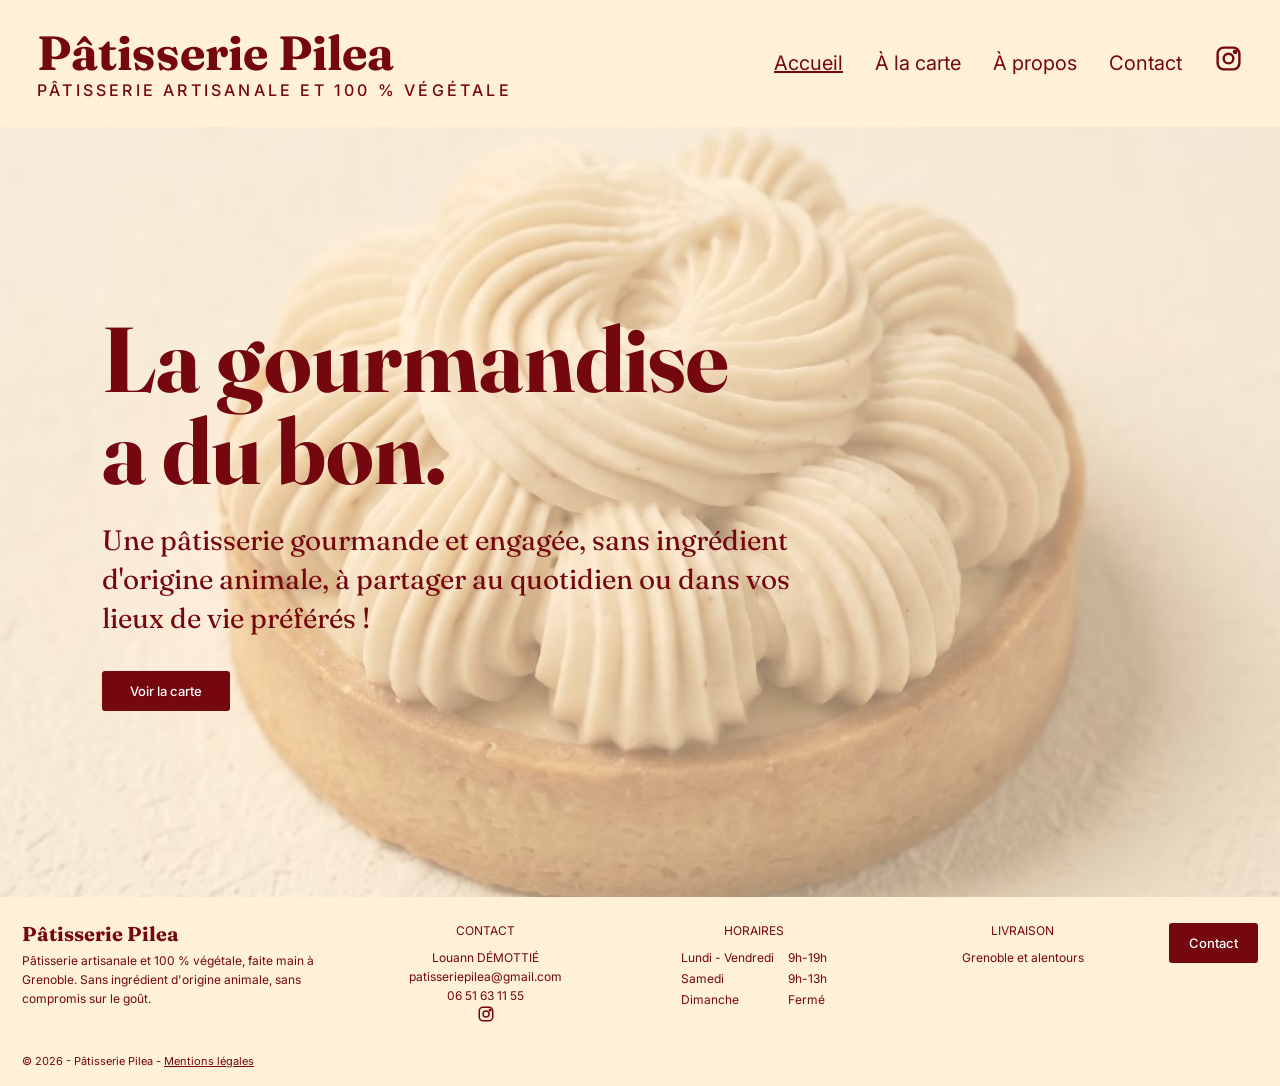
<file: docs/index.html>
<!DOCTYPE html>
<html lang="fr">
<head>
  <meta charset="utf-8">
  <meta name="viewport" content="width=device-width, initial-scale=1, viewport-fit=cover">
  <title>Pâtisserie Pilea - Accueil</title>
  <link rel="stylesheet" href="https://fonts.googleapis.com/css2?family=Fraunces:opsz,wght@9..144,400;9..144,600;9..144,700&family=Inter:wght@400;500;600&display=swap">
  <link rel="stylesheet" href="style.css">
</head>
<body data-default-page="accueil">
  <header>
    <a class="logo" href="index.html#accueil">Pâtisserie Pilea<span class="tag">Pâtisserie artisanale et 100 % végétale</span></a>
    <nav>
      <a href="index.html#accueil" data-p="accueil">Accueil</a>
      <a href="carte.html#carte" data-p="carte">À la carte</a>
      <a href="propos.html#apropos" data-p="apropos">À propos</a>
      <a href="contact.html#contact" data-p="contact">Contact</a>
      <a class="ig" href="https://www.instagram.com/patisserie_pilea/" aria-label="Instagram" target="_blank" rel="noopener">
        <svg viewBox="0 0 24 24" fill="none" stroke="currentColor" stroke-width="2">
          <rect x="3" y="3" width="18" height="18" rx="5"/>
          <circle cx="12" cy="12" r="4"/>
          <circle cx="17.5" cy="6.5" r="1" fill="currentColor"/>
        </svg>
      </a>
    </nav>
  </header>

  <main>
    <section class="page hero" id="accueil">
      <h1>La gourmandise<br>a du bon.</h1>
      <p>Une pâtisserie gourmande et engagée, sans ingrédient d'origine animale, à partager au quotidien ou dans vos lieux de vie préférés !</p>
      <a class="btn" href="carte.html#carte">Voir la carte</a>
    </section>

    <section class="page" id="carte">
      <div class="menu">
        <h1 class="title" style="padding-bottom:18px">À la carte</h1>
        <p class="intro">Les tarifs affichés sont destinés à la vente au détail. Pour les commandes en gros, les prix sont dégressifs.</p>
        <p class="intro">N'hésitez pas à nous contacter via le formulaire de contact pour toute demande ou devis.</p>
        <h2>Petits plaisirs</h2>
        <p class="sub">Généreux cookies, muffins moelleux ou encore cakes gourmands : des douceurs artisanales à emporter partout et à savourer à tout moment !</p>
        <div class="grid" id="g1"></div>
        <h2>Tartes de saison</h2>
        <p class="sub">Des tartes artisanales aux mille saveurs : la fraîcheur des fruits de saison, l'intensité du chocolat ou bien la douceur des amandes, il y en a pour tous les goûts. Des recettes gourmandes qui allient fraîcheur, modernité et gourmandise !</p>
        <div class="grid" id="g2"></div>
      </div>
    </section>

    <section class="page" id="apropos">
      <div class="band"><h1 class="title" style="padding:40px 16px">À propos</h1></div>
      <div class="split">
        <img data-k="piping" alt="Dressage d'une crème à la poche">
        <div class="txt" style="background:var(--bg)">
          <h2>L'univers de Pilea</h2>
          <p>Le Pilea est une plante qui grandit et se multiplie, symbole de mon envie de faire de Pâtisserie Pilea un <b>projet vivant</b>, appelé à grandir et <b>se partager</b>.</p>
          <p>Titulaire du CAP Pâtissier, j'ai exploré différents univers, de la boulangerie traditionnelle au coffee shop vegan, en passant par la restauration et la production à grande échelle. Ces expériences ont nourri une même envie : créer une pâtisserie qui ait du sens, <b>sans renoncer au plaisir</b>.</p>
          <p>Végétarienne pour des raisons éthiques et écologiques, j'ai découvert la pâtisserie végétale avec curiosité, mais aussi quelques appréhensions. Pourtant, j'ai vite réalisé qu'elle pouvait être tout aussi gourmande que la pâtisserie traditionnelle, et parfois même davantage ! <b>Se faire plaisir</b> tout en étant <b>en accord avec mes convictions</b>, c'est possible.</p>
        </div>
      </div>
      <div class="split band">
        <div class="txt">
          <h2 style="font-weight:400">La pâtisserie végétale :<br><b style="font-weight:700">un terrain de jeu infini</b></h2>
          <p>Avec un peu de curiosité et beaucoup de gourmandise, la pâtisserie végétale est illimitée et sans compromis.</p>
          <p>Pilea Pâtisserie, c'est <b>partager cette conviction avec vous</b>, une création après l'autre.</p>
        </div>
        <img data-k="cookie" alt="Cookies vegan">
      </div>
    </section>

    <section class="page" id="contact">
      <div class="split band">
        <form id="f">
          <label for="n">Nom *</label><input id="n" type="text" required>
          <label for="e">E-mail *</label><input id="e" type="email" required>
          <label for="t">Téléphone *</label><input id="t" type="tel" required>
          <label>Type de demande *</label>
          <div class="radios">
            <label><input type="radio" name="r" value="Particulier" required>Particulier</label>
            <label><input type="radio" name="r" value="Professionnel">Professionnel</label>
            <label><input type="radio" name="r" value="Événement">Événement</label>
          </div>
          <label for="m">Demande</label><textarea id="m" rows="5"></textarea>
          <button class="send" type="submit">Envoyer</button>
          <p id="msg" role="status" style="margin:10px 0 0"></p>
        </form>
        <img data-k="fraises" alt="Tarte aux fraises">
      </div>
    </section>

    <section class="page legal-wrap" id="mentions">
      <h1 class="title">Mentions légales &amp; Confidentialité</h1>
      <div class="legal">
        <h2>1. Éditeur du site</h2>
        <ul>
          <li>Dénomination commerciale : Pâtisserie Pilea</li>
          <li>Forme juridique : Entrepreneur Individuel / Micro-entreprise</li>
          <li>Nom &amp; Prénom du responsable : Louann Démottié</li>
          <li>Adresse du siège social / domicile professionnel : [Adresse complète, CP Ville] — Grenoble, France</li>
          <li>SIRET : [en cours]</li>
          <li>TVA : TVA non applicable, art. 293 B du Code Général des Impôts (CGI)</li>
          <li>Téléphone : 06 51 63 11 55</li>
          <li>Adresse email : <a href="mailto:patisseriepilea@gmail.com">patisseriepilea@gmail.com</a></li>
        </ul>
        <h2>2. Hébergement du site</h2>
        <ul>
          <li>Hébergeur : Wix Online Platforms Limited</li>
          <li>Adresse : 1 Grant's Row, Dublin 2, D02 HX96, Irlande</li>
          <li>Site Web : <a href="https://www.wix.com">https://www.wix.com</a></li>
        </ul>
        <h2>3. Protection des données personnelles (RGPD)</h2>
        <p>Conformément au Règlement Général sur la Protection des Données (RGPD) et à la loi « Informatique et Libertés » du 6 janvier 1978 modifiée :</p>
        <ul>
          <li>Responsable du traitement : Pâtisserie Pilea (<a href="mailto:patisseriepilea@gmail.com">patisseriepilea@gmail.com</a>).</li>
          <li>Données collectées : Les données personnelles collectées via le formulaire de contact (Nom, Prénom, Email, Téléphone) sont strictly réservées au traitement des demandes de prestations, à l'élaboration de devis/contrats et à la gestion du suivi client.</li>
          <li>Conservation des données : Les données sont conservées pendant la durée nécessaire à la relation commerciale, et au maximum 3 ans après le dernier contact pour les prospects, ou selon les obligations légales pour les documents comptables.</li>
          <li>Destinataires : Aucune donnée personnelle n'est vendue, cédée ou transmise à des tiers.</li>
          <li>Vos droits : Vous disposez d'un droit d'accès, de rectification, d'effacement, de limitation du traitement et d'opposition au traitement de vos données. Pour exercer ce droit, écrivez à : <a href="mailto:patisseriepilea@gmail.com">patisseriepilea@gmail.com</a>.</li>
          <li>Réclamation : Si vous estimez que vos droits ne sont pas respectés, vous pouvez adresser une réclamation auprès de la CNIL (Commission Nationale de l'Informatique et des Libertés) sur <a href="https://cnil.fr">cnil.fr</a>.</li>
        </ul>
      </div>
    </section>
  </main>

  <footer>
    <div>
      <a class="logo" href="index.html#accueil">Pâtisserie Pilea</a>
      <p>Pâtisserie artisanale et 100 % végétale, faite main à Grenoble. Sans ingrédient d'origine animale, sans compromis sur le goût.</p>
    </div>
    <div class="c">
      <h4>CONTACT</h4>
      Louann DÉMOTTIÉ<br>
      <a href="mailto:patisseriepilea@gmail.com" style="text-decoration:none">patisseriepilea@gmail.com</a><br>
      06 51 63 11 55<br>
      <a class="ig" href="https://www.instagram.com/patisserie_pilea/" aria-label="Instagram" target="_blank" rel="noopener">
        <svg viewBox="0 0 24 24" fill="none" stroke="currentColor" stroke-width="2">
          <rect x="3" y="3" width="18" height="18" rx="5"/>
          <circle cx="12" cy="12" r="4"/>
          <circle cx="17.5" cy="6.5" r="1" fill="currentColor"/>
        </svg>
      </a>
    </div>
    <div>
      <h4>HORAIRES</h4>
      <div class="hrs">
        <span>Lundi - Vendredi</span><span>9h-19h</span>
        <span>Samedi</span><span>9h-13h</span>
        <span>Dimanche</span><span>Fermé</span>
      </div>
    </div>
    <div class="c">
      <h4>LIVRAISON</h4>Grenoble et alentours
    </div>
    <a class="btn fbtn" href="contact.html#contact">Contact</a>
    <div class="copy">© 2026 - Pâtisserie Pilea - <a href="index.html#mentions">Mentions légales</a></div>
  </footer>

  <script src="script.js"></script>
</body>
</html>
</file>
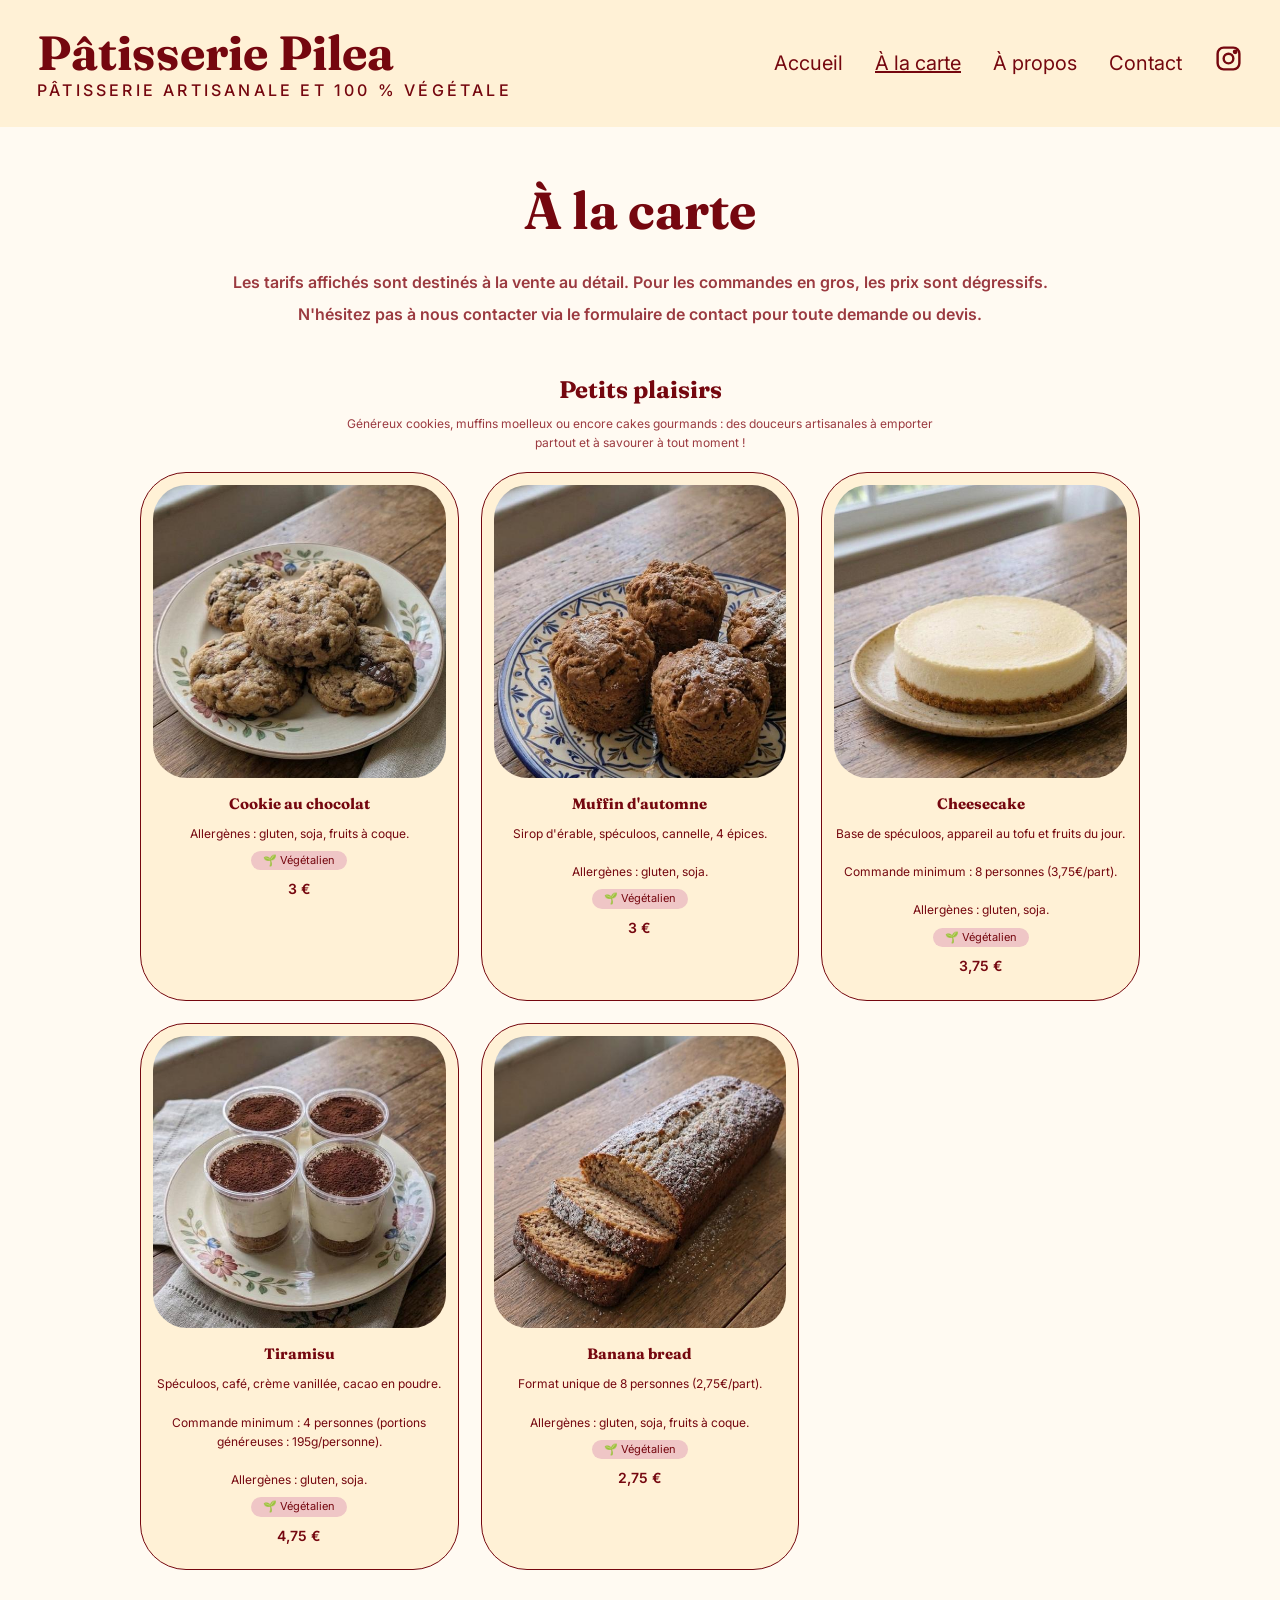
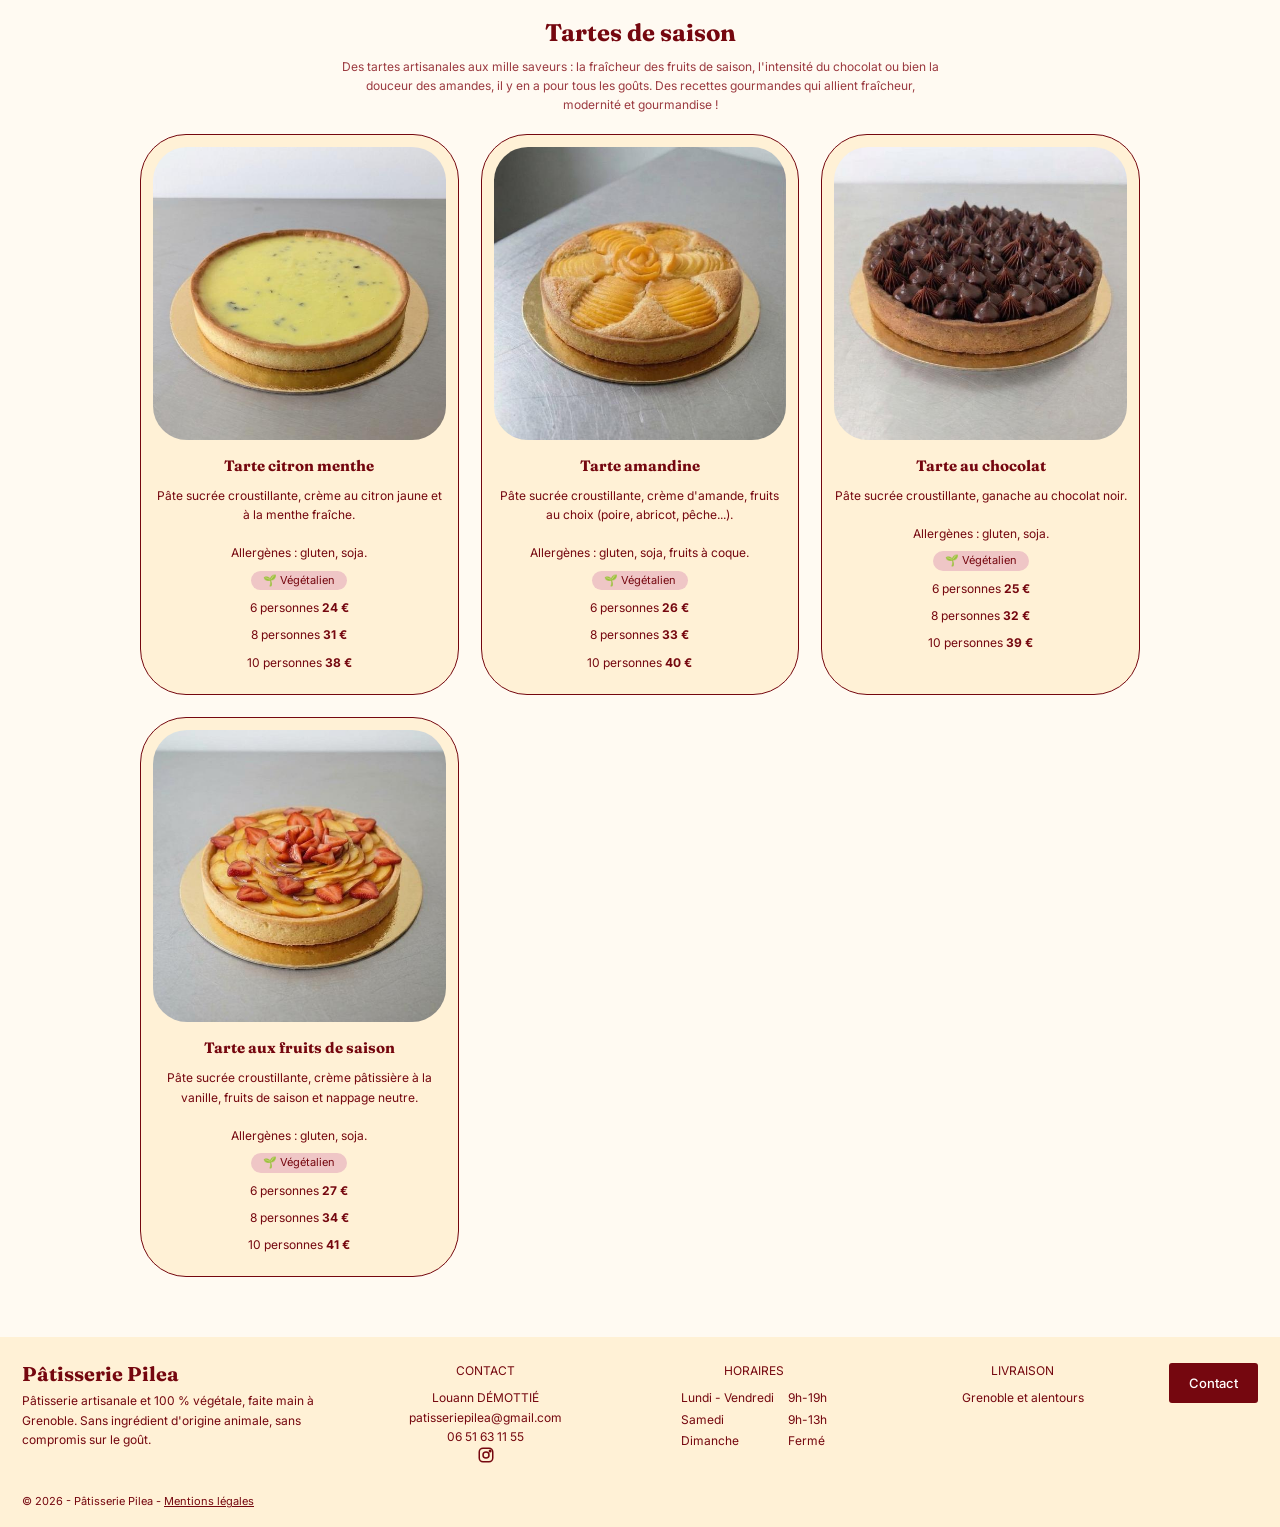
<file: docs/carte.html>
<!DOCTYPE html>
<html lang="fr">
<head>
  <meta charset="utf-8">
  <meta name="viewport" content="width=device-width, initial-scale=1, viewport-fit=cover">
  <title>Pâtisserie Pilea - À la carte</title>
  <link rel="stylesheet" href="https://fonts.googleapis.com/css2?family=Fraunces:opsz,wght@9..144,400;9..144,600;9..144,700&family=Inter:wght@400;500;600&display=swap">
  <link rel="stylesheet" href="style.css">
</head>
<body data-default-page="carte">
  <header>
    <a class="logo" href="index.html#accueil">Pâtisserie Pilea<span class="tag">Pâtisserie artisanale et 100 % végétale</span></a>
    <nav>
      <a href="index.html#accueil" data-p="accueil">Accueil</a>
      <a href="carte.html#carte" data-p="carte">À la carte</a>
      <a href="propos.html#apropos" data-p="apropos">À propos</a>
      <a href="contact.html#contact" data-p="contact">Contact</a>
      <a class="ig" href="https://www.instagram.com/patisserie_pilea/" aria-label="Instagram" target="_blank" rel="noopener">
        <svg viewBox="0 0 24 24" fill="none" stroke="currentColor" stroke-width="2">
          <rect x="3" y="3" width="18" height="18" rx="5"/>
          <circle cx="12" cy="12" r="4"/>
          <circle cx="17.5" cy="6.5" r="1" fill="currentColor"/>
        </svg>
      </a>
    </nav>
  </header>

  <main>
    <section class="page hero" id="accueil">
      <h1>La gourmandise<br>a du bon.</h1>
      <p>Une pâtisserie gourmande et engagée, sans ingrédient d'origine animale, à partager au quotidien ou dans vos lieux de vie préférés !</p>
      <a class="btn" href="carte.html#carte">Voir la carte</a>
    </section>

    <section class="page" id="carte">
      <div class="menu">
        <h1 class="title" style="padding-bottom:18px">À la carte</h1>
        <p class="intro">Les tarifs affichés sont destinés à la vente au détail. Pour les commandes en gros, les prix sont dégressifs.</p>
        <p class="intro">N'hésitez pas à nous contacter via le formulaire de contact pour toute demande ou devis.</p>
        <h2>Petits plaisirs</h2>
        <p class="sub">Généreux cookies, muffins moelleux ou encore cakes gourmands : des douceurs artisanales à emporter partout et à savourer à tout moment !</p>
        <div class="grid" id="g1"></div>
        <h2>Tartes de saison</h2>
        <p class="sub">Des tartes artisanales aux mille saveurs : la fraîcheur des fruits de saison, l'intensité du chocolat ou bien la douceur des amandes, il y en a pour tous les goûts. Des recettes gourmandes qui allient fraîcheur, modernité et gourmandise !</p>
        <div class="grid" id="g2"></div>
      </div>
    </section>

    <section class="page" id="apropos">
      <div class="band"><h1 class="title" style="padding:40px 16px">À propos</h1></div>
      <div class="split">
        <img data-k="piping" alt="Dressage d'une crème à la poche">
        <div class="txt" style="background:var(--bg)">
          <h2>L'univers de Pilea</h2>
          <p>Le Pilea est une plante qui grandit et se multiplie, symbole de mon envie de faire de Pâtisserie Pilea un <b>projet vivant</b>, appelé à grandir et <b>se partager</b>.</p>
          <p>Titulaire du CAP Pâtissier, j'ai exploré différents univers, de la boulangerie traditionnelle au coffee shop vegan, en passant par la restauration et la production à grande échelle. Ces expériences ont nourri une même envie : créer une pâtisserie qui ait du sens, <b>sans renoncer au plaisir</b>.</p>
          <p>Végétarienne pour des raisons éthiques et écologiques, j'ai découvert la pâtisserie végétale avec curiosité, mais aussi quelques appréhensions. Pourtant, j'ai vite réalisé qu'elle pouvait être tout aussi gourmande que la pâtisserie traditionnelle, et parfois même davantage ! <b>Se faire plaisir</b> tout en étant <b>en accord avec mes convictions</b>, c'est possible.</p>
        </div>
      </div>
      <div class="split band">
        <div class="txt">
          <h2 style="font-weight:400">La pâtisserie végétale :<br><b style="font-weight:700">un terrain de jeu infini</b></h2>
          <p>Avec un peu de curiosité et beaucoup de gourmandise, la pâtisserie végétale est illimitée et sans compromis.</p>
          <p>Pilea Pâtisserie, c'est <b>partager cette conviction avec vous</b>, une création après l'autre.</p>
        </div>
        <img data-k="cookie" alt="Cookies vegan">
      </div>
    </section>

    <section class="page" id="contact">
      <div class="split band">
        <form id="f">
          <label for="n">Nom *</label><input id="n" type="text" required>
          <label for="e">E-mail *</label><input id="e" type="email" required>
          <label for="t">Téléphone *</label><input id="t" type="tel" required>
          <label>Type de demande *</label>
          <div class="radios">
            <label><input type="radio" name="r" value="Particulier" required>Particulier</label>
            <label><input type="radio" name="r" value="Professionnel">Professionnel</label>
            <label><input type="radio" name="r" value="Événement">Événement</label>
          </div>
          <label for="m">Demande</label><textarea id="m" rows="5"></textarea>
          <button class="send" type="submit">Envoyer</button>
          <p id="msg" role="status" style="margin:10px 0 0"></p>
        </form>
        <img data-k="fraises" alt="Tarte aux fraises">
      </div>
    </section>

    <section class="page legal-wrap" id="mentions">
      <h1 class="title">Mentions légales &amp; Confidentialité</h1>
      <div class="legal">
        <h2>1. Éditeur du site</h2>
        <ul>
          <li>Dénomination commerciale : Pâtisserie Pilea</li>
          <li>Forme juridique : Entrepreneur Individuel / Micro-entreprise</li>
          <li>Nom &amp; Prénom du responsable : Louann Démottié</li>
          <li>Adresse du siège social / domicile professionnel : [Adresse complète, CP Ville] — Grenoble, France</li>
          <li>SIRET : [en cours]</li>
          <li>TVA : TVA non applicable, art. 293 B du Code Général des Impôts (CGI)</li>
          <li>Téléphone : 06 51 63 11 55</li>
          <li>Adresse email : <a href="mailto:patisseriepilea@gmail.com">patisseriepilea@gmail.com</a></li>
        </ul>
        <h2>2. Hébergement du site</h2>
        <ul>
          <li>Hébergeur : Wix Online Platforms Limited</li>
          <li>Adresse : 1 Grant's Row, Dublin 2, D02 HX96, Irlande</li>
          <li>Site Web : <a href="https://www.wix.com">https://www.wix.com</a></li>
        </ul>
        <h2>3. Protection des données personnelles (RGPD)</h2>
        <p>Conformément au Règlement Général sur la Protection des Données (RGPD) et à la loi « Informatique et Libertés » du 6 janvier 1978 modifiée :</p>
        <ul>
          <li>Responsable du traitement : Pâtisserie Pilea (<a href="mailto:patisseriepilea@gmail.com">patisseriepilea@gmail.com</a>).</li>
          <li>Données collectées : Les données personnelles collectées via le formulaire de contact (Nom, Prénom, Email, Téléphone) sont strictement réservées au traitement des demandes de prestations, à l'élaboration de devis/contrats et à la gestion du suivi client.</li>
          <li>Conservation des données : Les données sont conservées pendant la durée nécessaire à la relation commerciale, et au maximum 3 ans après le dernier contact pour les prospects, ou selon les obligations légales pour les documents comptables.</li>
          <li>Destinataires : Aucune donnée personnelle n'est vendue, cédée ou transmise à des tiers.</li>
          <li>Vos droits : Vous disposez d'un droit d'accès, de rectification, d'effacement, de limitation du traitement et d'opposition au traitement de vos données. Pour exercer ce droit, écrivez à : <a href="mailto:patisseriepilea@gmail.com">patisseriepilea@gmail.com</a>.</li>
          <li>Réclamation : Si vous estimez que vos droits ne sont pas respectés, vous pouvez adresser une réclamation auprès de la CNIL (Commission Nationale de l'Informatique et des Libertés) sur <a href="https://cnil.fr">cnil.fr</a>.</li>
        </ul>
      </div>
    </section>
  </main>

  <footer>
    <div>
      <a class="logo" href="index.html#accueil">Pâtisserie Pilea</a>
      <p>Pâtisserie artisanale et 100 % végétale, faite main à Grenoble. Sans ingrédient d'origine animale, sans compromis sur le goût.</p>
    </div>
    <div class="c">
      <h4>CONTACT</h4>
      Louann DÉMOTTIÉ<br>
      <a href="mailto:patisseriepilea@gmail.com" style="text-decoration:none">patisseriepilea@gmail.com</a><br>
      06 51 63 11 55<br>
      <a class="ig" href="https://www.instagram.com/patisserie_pilea/" aria-label="Instagram" target="_blank" rel="noopener">
        <svg viewBox="0 0 24 24" fill="none" stroke="currentColor" stroke-width="2">
          <rect x="3" y="3" width="18" height="18" rx="5"/>
          <circle cx="12" cy="12" r="4"/>
          <circle cx="17.5" cy="6.5" r="1" fill="currentColor"/>
        </svg>
      </a>
    </div>
    <div>
      <h4>HORAIRES</h4>
      <div class="hrs">
        <span>Lundi - Vendredi</span><span>9h-19h</span>
        <span>Samedi</span><span>9h-13h</span>
        <span>Dimanche</span><span>Fermé</span>
      </div>
    </div>
    <div class="c">
      <h4>LIVRAISON</h4>Grenoble et alentours
    </div>
    <a class="btn fbtn" href="contact.html#contact">Contact</a>
    <div class="copy">© 2026 - Pâtisserie Pilea - <a href="index.html#mentions">Mentions légales</a></div>
  </footer>

  <script src="script.js"></script>
</body>
</html>
</file>
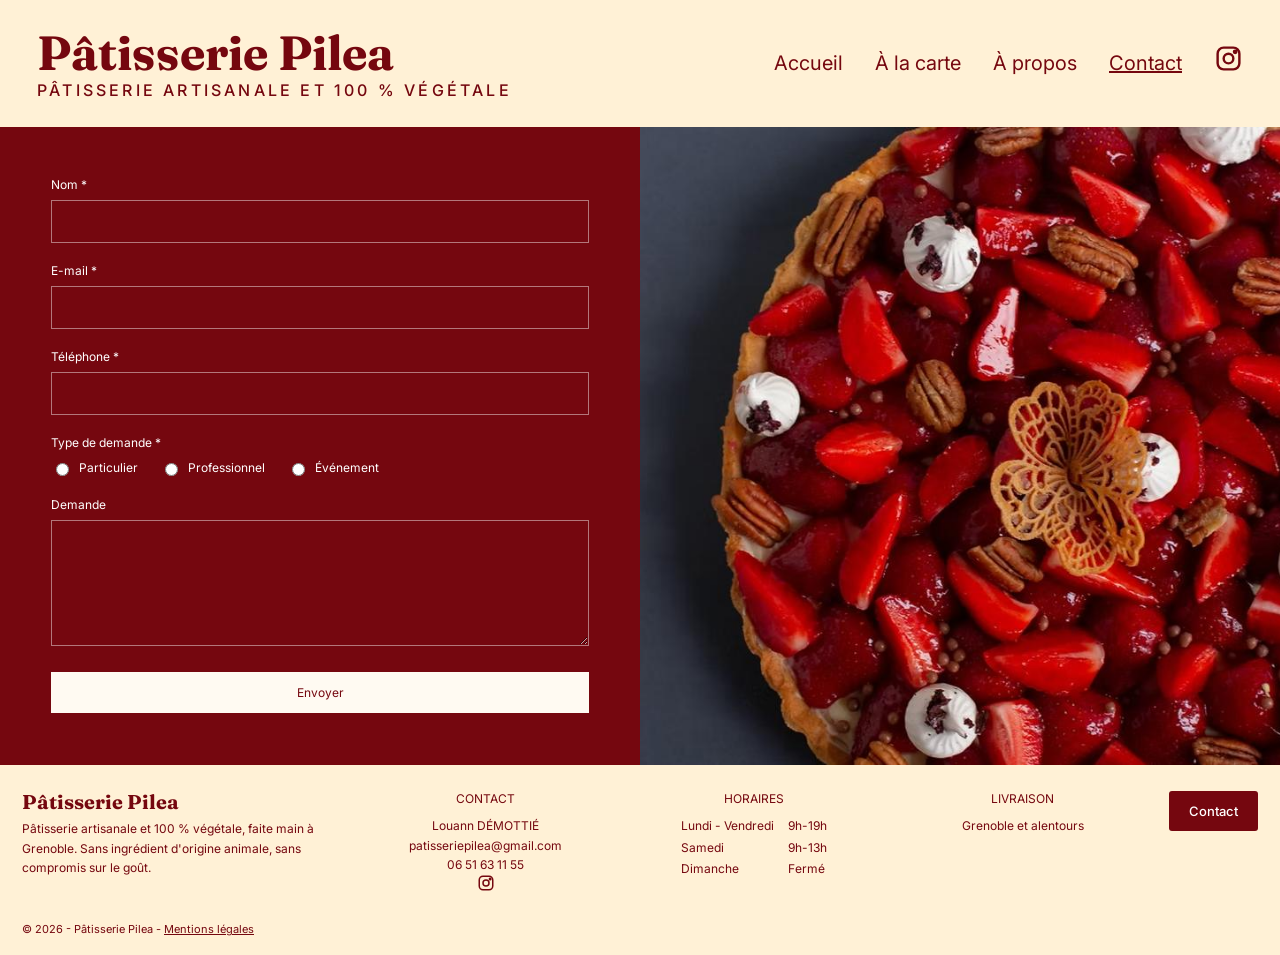
<file: docs/contact.html>
<!DOCTYPE html>
<html lang="fr">
<head>
  <meta charset="utf-8">
  <meta name="viewport" content="width=device-width, initial-scale=1, viewport-fit=cover">
  <title>Pâtisserie Pilea - Contact</title>
  <link rel="stylesheet" href="https://fonts.googleapis.com/css2?family=Fraunces:opsz,wght@9..144,400;9..144,600;9..144,700&family=Inter:wght@400;500;600&display=swap">
  <link rel="stylesheet" href="style.css">
</head>
<body data-default-page="contact">
  <header>
    <a class="logo" href="index.html#accueil">Pâtisserie Pilea<span class="tag">Pâtisserie artisanale et 100 % végétale</span></a>
    <nav>
      <a href="index.html#accueil" data-p="accueil">Accueil</a>
      <a href="carte.html#carte" data-p="carte">À la carte</a>
      <a href="propos.html#apropos" data-p="apropos">À propos</a>
      <a href="contact.html#contact" data-p="contact">Contact</a>
      <a class="ig" href="https://www.instagram.com/patisserie_pilea/" aria-label="Instagram" target="_blank" rel="noopener">
        <svg viewBox="0 0 24 24" fill="none" stroke="currentColor" stroke-width="2">
          <rect x="3" y="3" width="18" height="18" rx="5"/>
          <circle cx="12" cy="12" r="4"/>
          <circle cx="17.5" cy="6.5" r="1" fill="currentColor"/>
        </svg>
      </a>
    </nav>
  </header>

  <main>
    <section class="page hero" id="accueil">
      <h1>La gourmandise<br>a du bon.</h1>
      <p>Une pâtisserie gourmande et engagée, sans ingrédient d'origine animale, à partager au quotidien ou dans vos lieux de vie préférés !</p>
      <a class="btn" href="carte.html#carte">Voir la carte</a>
    </section>

    <section class="page" id="carte">
      <div class="menu">
        <h1 class="title" style="padding-bottom:18px">À la carte</h1>
        <p class="intro">Les tarifs affichés sont destinés à la vente au détail. Pour les commandes en gros, les prix sont dégressifs.</p>
        <p class="intro">N'hésitez pas à nous contacter via le formulaire de contact pour toute demande ou devis.</p>
        <h2>Petits plaisirs</h2>
        <p class="sub">Généreux cookies, muffins moelleux ou encore cakes gourmands : des douceurs artisanales à emporter partout et à savourer à tout moment !</p>
        <div class="grid" id="g1"></div>
        <h2>Tartes de saison</h2>
        <p class="sub">Des tartes artisanales aux mille saveurs : la fraîcheur des fruits de saison, l'intensité du chocolat ou bien la douceur des amandes, il y en a pour tous les goûts. Des recettes gourmandes qui allient fraîcheur, modernité et gourmandise !</p>
        <div class="grid" id="g2"></div>
      </div>
    </section>

    <section class="page" id="apropos">
      <div class="band"><h1 class="title" style="padding:40px 16px">À propos</h1></div>
      <div class="split">
        <img data-k="piping" alt="Dressage d'une crème à la poche">
        <div class="txt" style="background:var(--bg)">
          <h2>L'univers de Pilea</h2>
          <p>Le Pilea est une plante qui grandit et se multiplie, symbole de mon envie de faire de Pâtisserie Pilea un <b>projet vivant</b>, appelé à grandir et <b>se partager</b>.</p>
          <p>Titulaire du CAP Pâtissier, j'ai exploré différents univers, de la boulangerie traditionnelle au coffee shop vegan, en passant par la restauration et la production à grande échelle. Ces expériences ont nourri une même envie : créer une pâtisserie qui ait du sens, <b>sans renoncer au plaisir</b>.</p>
          <p>Végétarienne pour des raisons éthiques et écologiques, j'ai découvert la pâtisserie végétale avec curiosité, mais aussi quelques appréhensions. Pourtant, j'ai vite réalisé qu'elle pouvait être tout aussi gourmande que la pâtisserie traditionnelle, et parfois même davantage ! <b>Se faire plaisir</b> tout en étant <b>en accord avec mes convictions</b>, c'est possible.</p>
        </div>
      </div>
      <div class="split band">
        <div class="txt">
          <h2 style="font-weight:400">La pâtisserie végétale :<br><b style="font-weight:700">un terrain de jeu infini</b></h2>
          <p>Avec un peu de curiosité et beaucoup de gourmandise, la pâtisserie végétale est illimitée et sans compromis.</p>
          <p>Pilea Pâtisserie, c'est <b>partager cette conviction avec vous</b>, une création après l'autre.</p>
        </div>
        <img data-k="cookie" alt="Cookies vegan">
      </div>
    </section>

    <section class="page" id="contact">
      <div class="split band">
        <form id="f">
          <label for="n">Nom *</label><input id="n" type="text" required>
          <label for="e">E-mail *</label><input id="e" type="email" required>
          <label for="t">Téléphone *</label><input id="t" type="tel" required>
          <label>Type de demande *</label>
          <div class="radios">
            <label><input type="radio" name="r" value="Particulier" required>Particulier</label>
            <label><input type="radio" name="r" value="Professionnel">Professionnel</label>
            <label><input type="radio" name="r" value="Événement">Événement</label>
          </div>
          <label for="m">Demande</label><textarea id="m" rows="5"></textarea>
          <button class="send" type="submit">Envoyer</button>
          <p id="msg" role="status" style="margin:10px 0 0"></p>
        </form>
        <img data-k="fraises" alt="Tarte aux fraises">
      </div>
    </section>

    <section class="page legal-wrap" id="mentions">
      <h1 class="title">Mentions légales &amp; Confidentialité</h1>
      <div class="legal">
        <h2>1. Éditeur du site</h2>
        <ul>
          <li>Dénomination commerciale : Pâtisserie Pilea</li>
          <li>Forme juridique : Entrepreneur Individuel / Micro-entreprise</li>
          <li>Nom &amp; Prénom du responsable : Louann Démottié</li>
          <li>Adresse du siège social / domicile professionnel : [Adresse complète, CP Ville] — Grenoble, France</li>
          <li>SIRET : [en cours]</li>
          <li>TVA : TVA non applicable, art. 293 B du Code Général des Impôts (CGI)</li>
          <li>Téléphone : 06 51 63 11 55</li>
          <li>Adresse email : <a href="mailto:patisseriepilea@gmail.com">patisseriepilea@gmail.com</a></li>
        </ul>
        <h2>2. Hébergement du site</h2>
        <ul>
          <li>Hébergeur : Wix Online Platforms Limited</li>
          <li>Adresse : 1 Grant's Row, Dublin 2, D02 HX96, Irlande</li>
          <li>Site Web : <a href="https://www.wix.com">https://www.wix.com</a></li>
        </ul>
        <h2>3. Protection des données personnelles (RGPD)</h2>
        <p>Conformément au Règlement Général sur la Protection des Données (RGPD) et à la loi « Informatique et Libertés » du 6 janvier 1978 modifiée :</p>
        <ul>
          <li>Responsable du traitement : Pâtisserie Pilea (<a href="mailto:patisseriepilea@gmail.com">patisseriepilea@gmail.com</a>).</li>
          <li>Données collectées : Les données personnelles collectées via le formulaire de contact (Nom, Prénom, Email, Téléphone) sont strictement réservées au traitement des demandes de prestations, à l'élaboration de devis/contrats et à la gestion du suivi client.</li>
          <li>Conservation des données : Les données sont conservées pendant la durée nécessaire à la relation commerciale, et au maximum 3 ans après le dernier contact pour les prospects, ou selon les obligations légales pour les documents comptables.</li>
          <li>Destinataires : Aucune donnée personnelle n'est vendue, cédée ou transmise à des tiers.</li>
          <li>Vos droits : Vous disposez d'un droit d'accès, de rectification, d'effacement, de limitation du traitement et d'opposition au traitement de vos données. Pour exercer ce droit, écrivez à : <a href="mailto:patisseriepilea@gmail.com">patisseriepilea@gmail.com</a>.</li>
          <li>Réclamation : Si vous estimez que vos droits ne sont pas respectés, vous pouvez adresser une réclamation auprès de la CNIL (Commission Nationale de l'Informatique et des Libertés) sur <a href="https://cnil.fr">cnil.fr</a>.</li>
        </ul>
      </div>
    </section>
  </main>

  <footer>
    <div>
      <a class="logo" href="index.html#accueil">Pâtisserie Pilea</a>
      <p>Pâtisserie artisanale et 100 % végétale, faite main à Grenoble. Sans ingrédient d'origine animale, sans compromis sur le goût.</p>
    </div>
    <div class="c">
      <h4>CONTACT</h4>
      Louann DÉMOTTIÉ<br>
      <a href="mailto:patisseriepilea@gmail.com" style="text-decoration:none">patisseriepilea@gmail.com</a><br>
      06 51 63 11 55<br>
      <a class="ig" href="https://www.instagram.com/patisserie_pilea/" aria-label="Instagram" target="_blank" rel="noopener">
        <svg viewBox="0 0 24 24" fill="none" stroke="currentColor" stroke-width="2">
          <rect x="3" y="3" width="18" height="18" rx="5"/>
          <circle cx="12" cy="12" r="4"/>
          <circle cx="17.5" cy="6.5" r="1" fill="currentColor"/>
        </svg>
      </a>
    </div>
    <div>
      <h4>HORAIRES</h4>
      <div class="hrs">
        <span>Lundi - Vendredi</span><span>9h-19h</span>
        <span>Samedi</span><span>9h-13h</span>
        <span>Dimanche</span><span>Fermé</span>
      </div>
    </div>
    <div class="c">
      <h4>LIVRAISON</h4>Grenoble et alentours
    </div>
    <a class="btn fbtn" href="contact.html#contact">Contact</a>
    <div class="copy">© 2026 - Pâtisserie Pilea - <a href="index.html#mentions">Mentions légales</a></div>
  </footer>

  <script src="script.js"></script>
</body>
</html>
</file>
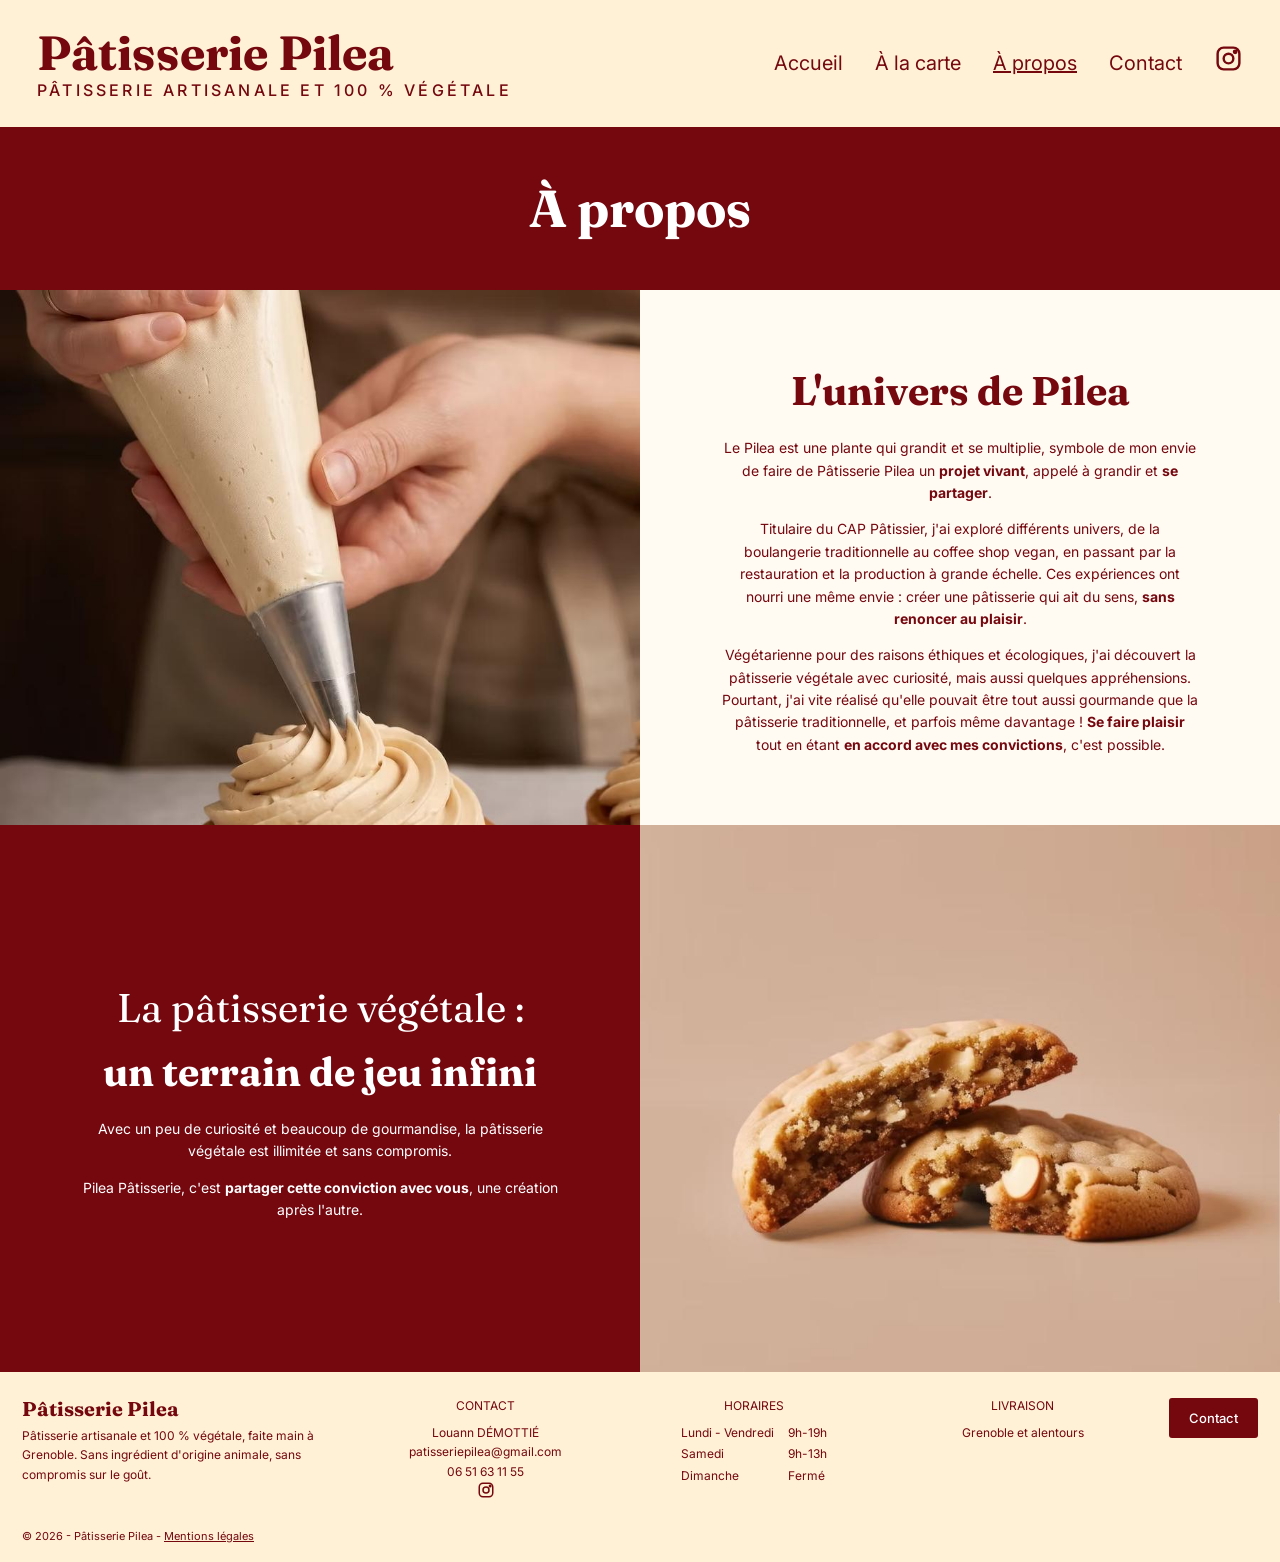
<file: docs/propos.html>
<!DOCTYPE html>
<html lang="fr">
<head>
  <meta charset="utf-8">
  <meta name="viewport" content="width=device-width, initial-scale=1, viewport-fit=cover">
  <title>Pâtisserie Pilea - À propos</title>
  <link rel="stylesheet" href="https://fonts.googleapis.com/css2?family=Fraunces:opsz,wght@9..144,400;9..144,600;9..144,700&family=Inter:wght@400;500;600&display=swap">
  <link rel="stylesheet" href="style.css">
</head>
<body data-default-page="apropos">
  <header>
    <a class="logo" href="index.html#accueil">Pâtisserie Pilea<span class="tag">Pâtisserie artisanale et 100 % végétale</span></a>
    <nav>
      <a href="index.html#accueil" data-p="accueil">Accueil</a>
      <a href="carte.html#carte" data-p="carte">À la carte</a>
      <a href="propos.html#apropos" data-p="apropos">À propos</a>
      <a href="contact.html#contact" data-p="contact">Contact</a>
      <a class="ig" href="https://www.instagram.com/patisserie_pilea/" aria-label="Instagram" target="_blank" rel="noopener">
        <svg viewBox="0 0 24 24" fill="none" stroke="currentColor" stroke-width="2">
          <rect x="3" y="3" width="18" height="18" rx="5"/>
          <circle cx="12" cy="12" r="4"/>
          <circle cx="17.5" cy="6.5" r="1" fill="currentColor"/>
        </svg>
      </a>
    </nav>
  </header>

  <main>
    <section class="page hero" id="accueil">
      <h1>La gourmandise<br>a du bon.</h1>
      <p>Une pâtisserie gourmande et engagée, sans ingrédient d'origine animale, à partager au quotidien ou dans vos lieux de vie préférés !</p>
      <a class="btn" href="carte.html#carte">Voir la carte</a>
    </section>

    <section class="page" id="carte">
      <div class="menu">
        <h1 class="title" style="padding-bottom:18px">À la carte</h1>
        <p class="intro">Les tarifs affichés sont destinés à la vente au détail. Pour les commandes en gros, les prix sont dégressifs.</p>
        <p class="intro">N'hésitez pas à nous contacter via le formulaire de contact pour toute demande ou devis.</p>
        <h2>Petits plaisirs</h2>
        <p class="sub">Généreux cookies, muffins moelleux ou encore cakes gourmands : des douceurs artisanales à emporter partout et à savourer à tout moment !</p>
        <div class="grid" id="g1"></div>
        <h2>Tartes de saison</h2>
        <p class="sub">Des tartes artisanales aux mille saveurs : la fraîcheur des fruits de saison, l'intensité du chocolat ou bien la douceur des amandes, il y en a pour tous les goûts. Des recettes gourmandes qui allient fraîcheur, modernité et gourmandise !</p>
        <div class="grid" id="g2"></div>
      </div>
    </section>

    <section class="page" id="apropos">
      <div class="band"><h1 class="title" style="padding:40px 16px">À propos</h1></div>
      <div class="split">
        <img data-k="piping" alt="Dressage d'une crème à la poche">
        <div class="txt" style="background:var(--bg)">
          <h2>L'univers de Pilea</h2>
          <p>Le Pilea est une plante qui grandit et se multiplie, symbole de mon envie de faire de Pâtisserie Pilea un <b>projet vivant</b>, appelé à grandir et <b>se partager</b>.</p>
          <p>Titulaire du CAP Pâtissier, j'ai exploré différents univers, de la boulangerie traditionnelle au coffee shop vegan, en passant par la restauration et la production à grande échelle. Ces expériences ont nourri une même envie : créer une pâtisserie qui ait du sens, <b>sans renoncer au plaisir</b>.</p>
          <p>Végétarienne pour des raisons éthiques et écologiques, j'ai découvert la pâtisserie végétale avec curiosité, mais aussi quelques appréhensions. Pourtant, j'ai vite réalisé qu'elle pouvait être tout aussi gourmande que la pâtisserie traditionnelle, et parfois même davantage ! <b>Se faire plaisir</b> tout en étant <b>en accord avec mes convictions</b>, c'est possible.</p>
        </div>
      </div>
      <div class="split band">
        <div class="txt">
          <h2 style="font-weight:400">La pâtisserie végétale :<br><b style="font-weight:700">un terrain de jeu infini</b></h2>
          <p>Avec un peu de curiosité et beaucoup de gourmandise, la pâtisserie végétale est illimitée et sans compromis.</p>
          <p>Pilea Pâtisserie, c'est <b>partager cette conviction avec vous</b>, une création après l'autre.</p>
        </div>
        <img data-k="cookie" alt="Cookies vegan">
      </div>
    </section>

    <section class="page" id="contact">
      <div class="split band">
        <form id="f">
          <label for="n">Nom *</label><input id="n" type="text" required>
          <label for="e">E-mail *</label><input id="e" type="email" required>
          <label for="t">Téléphone *</label><input id="t" type="tel" required>
          <label>Type de demande *</label>
          <div class="radios">
            <label><input type="radio" name="r" value="Particulier" required>Particulier</label>
            <label><input type="radio" name="r" value="Professionnel">Professionnel</label>
            <label><input type="radio" name="r" value="Événement">Événement</label>
          </div>
          <label for="m">Demande</label><textarea id="m" rows="5"></textarea>
          <button class="send" type="submit">Envoyer</button>
          <p id="msg" role="status" style="margin:10px 0 0"></p>
        </form>
        <img data-k="fraises" alt="Tarte aux fraises">
      </div>
    </section>

    <section class="page legal-wrap" id="mentions">
      <h1 class="title">Mentions légales &amp; Confidentialité</h1>
      <div class="legal">
        <h2>1. Éditeur du site</h2>
        <ul>
          <li>Dénomination commerciale : Pâtisserie Pilea</li>
          <li>Forme juridique : Entrepreneur Individuel / Micro-entreprise</li>
          <li>Nom &amp; Prénom du responsable : Louann Démottié</li>
          <li>Adresse du siège social / domicile professionnel : [Adresse complète, CP Ville] — Grenoble, France</li>
          <li>SIRET : [en cours]</li>
          <li>TVA : TVA non applicable, art. 293 B du Code Général des Impôts (CGI)</li>
          <li>Téléphone : 06 51 63 11 55</li>
          <li>Adresse email : <a href="mailto:patisseriepilea@gmail.com">patisseriepilea@gmail.com</a></li>
        </ul>
        <h2>2. Hébergement du site</h2>
        <ul>
          <li>Hébergeur : Wix Online Platforms Limited</li>
          <li>Adresse : 1 Grant's Row, Dublin 2, D02 HX96, Irlande</li>
          <li>Site Web : <a href="https://www.wix.com">https://www.wix.com</a></li>
        </ul>
        <h2>3. Protection des données personnelles (RGPD)</h2>
        <p>Conformément au Règlement Général sur la Protection des Données (RGPD) et à la loi « Informatique et Libertés » du 6 janvier 1978 modifiée :</p>
        <ul>
          <li>Responsable du traitement : Pâtisserie Pilea (<a href="mailto:patisseriepilea@gmail.com">patisseriepilea@gmail.com</a>).</li>
          <li>Données collectées : Les données personnelles collectées via le formulaire de contact (Nom, Prénom, Email, Téléphone) sont strictement réservées au traitement des demandes de prestations, à l'élaboration de devis/contrats et à la gestion du suivi client.</li>
          <li>Conservation des données : Les données sont conservées pendant la durée nécessaire à la relation commerciale, et au maximum 3 ans après le dernier contact pour les prospects, ou selon les obligations légales pour les documents comptables.</li>
          <li>Destinataires : Aucune donnée personnelle n'est vendue, cédée ou transmise à des tiers.</li>
          <li>Vos droits : Vous disposez d'un droit d'accès, de rectification, d'effacement, de limitation du traitement et d'opposition au traitement de vos données. Pour exercer ce droit, écrivez à : <a href="mailto:patisseriepilea@gmail.com">patisseriepilea@gmail.com</a>.</li>
          <li>Réclamation : Si vous estimez que vos droits ne sont pas respectés, vous pouvez adresser une réclamation auprès de la CNIL (Commission Nationale de l'Informatique et des Libertés) sur <a href="https://cnil.fr">cnil.fr</a>.</li>
        </ul>
      </div>
    </section>
  </main>

  <footer>
    <div>
      <a class="logo" href="index.html#accueil">Pâtisserie Pilea</a>
      <p>Pâtisserie artisanale et 100 % végétale, faite main à Grenoble. Sans ingrédient d'origine animale, sans compromis sur le goût.</p>
    </div>
    <div class="c">
      <h4>CONTACT</h4>
      Louann DÉMOTTIÉ<br>
      <a href="mailto:patisseriepilea@gmail.com" style="text-decoration:none">patisseriepilea@gmail.com</a><br>
      06 51 63 11 55<br>
      <a class="ig" href="https://www.instagram.com/patisserie_pilea/" aria-label="Instagram" target="_blank" rel="noopener">
        <svg viewBox="0 0 24 24" fill="none" stroke="currentColor" stroke-width="2">
          <rect x="3" y="3" width="18" height="18" rx="5"/>
          <circle cx="12" cy="12" r="4"/>
          <circle cx="17.5" cy="6.5" r="1" fill="currentColor"/>
        </svg>
      </a>
    </div>
    <div>
      <h4>HORAIRES</h4>
      <div class="hrs">
        <span>Lundi - Vendredi</span><span>9h-19h</span>
        <span>Samedi</span><span>9h-13h</span>
        <span>Dimanche</span><span>Fermé</span>
      </div>
    </div>
    <div class="c">
      <h4>LIVRAISON</h4>Grenoble et alentours
    </div>
    <a class="btn fbtn" href="contact.html#contact">Contact</a>
    <div class="copy">© 2026 - Pâtisserie Pilea - <a href="index.html#mentions">Mentions légales</a></div>
  </footer>

  <script src="script.js"></script>
</body>
</html>
</file>
<file: docs/style.css>
:root {
--bg: #FFFAF2;
--cream: #FFF1D6;
--wine: #75070F;
--rose: #EFC6C6;
--soft: #9B3A40;
color-scheme: light;
box-sizing: border-box;
padding-top: env(safe-area-inset-top, 0px);
padding-bottom: env(safe-area-inset-bottom, 0px);
}

html {
scroll-padding-top: env(safe-area-inset-top, 0px);
}

*, *:before, *:after {
box-sizing: inherit;
}

body {
margin: 0;
background: var(--bg);
color: var(--wine);
font: 14px/1.6 Inter, Arial, sans-serif;
}

h1, h2, h3, .logo {
font-family: Fraunces, Georgia, serif;
margin: 0;
}

a {
color: inherit;
}

header {
background: var(--cream);
display: flex;
justify-content: space-between;
align-items: center;
gap: 16px;
flex-wrap: wrap;
padding: 27px 37px;
}

.logo {
font-size: 48px;
font-weight: 700;
text-decoration: none;
line-height: 1.1;
display: block;
}

.tag {
font: 500 16px Inter;
letter-spacing: .2em;
text-transform: uppercase;
display: block;
}

nav {
display: flex;
gap: 32px;
align-items: center;
font-size: 20px;
}

nav a {
text-decoration: none;
}

nav a.on {
text-decoration: underline;
}

nav svg, .ig svg {
width: 29px;
height: 29px;
}

.page:not(.on) {
display: none;
}

.page.on {
display: block;
}

.band {
background: var(--wine);
color: #fff;
}

.hero {
background: var(--cream) center 35%/cover no-repeat;
min-height: max(calc(100vh - 130px), 60vw);
min-height: max(calc(100svh - 130px), 60vw);
flex-direction: column;
justify-content: center;
padding: 64px 8vw;
}

.hero.on {
display: flex;
}

.hero h1 {
font-size: clamp(38px, 8vw, 92px);
line-height: 1;
font-weight: 700;
}

.hero p {
font: 400 clamp(20px, 2.6vw, 28px)/1.4 Fraunces, serif;
max-width: 26em;
margin: 24px 0 32px;
}

.btn {
display: inline-block;
background: var(--wine);
color: #fff;
border: 0;
padding: 12px 28px;
font: 500 13px Inter;
border-radius: 3px;
text-decoration: none;
cursor: pointer;
align-self: flex-start;
}

.btn:focus-visible, input:focus-visible, textarea:focus-visible, nav a:focus-visible {
outline: 2px solid var(--rose);
outline-offset: 2px;
}

.title {
font-size: clamp(36px, 5vw, 52px);
text-align: center;
padding: 42px 16px;
font-weight: 700;
}

.split {
display: grid;
grid-template-columns: 1fr 1fr;
}

.split > * {
min-height: 340px;
}

.split img {
width: 100%;
height: 100%;
object-fit: cover;
display: block;
}

.txt {
display: flex;
flex-direction: column;
justify-content: center;
align-items: center;
text-align: center;
padding: 40px 8%;
gap: 14px;
}

.txt p {
margin: 0;
max-width: 34em;
}

.txt h2 {
font-size: clamp(28px, 3.4vw, 40px);
}

.menu {
max-width: 1040px;
margin: 0 auto;
padding: 0 20px 60px;
text-align: center;
}

.menu .intro {
color: var(--soft);
font-weight: 600;
font-size: 16px;
margin: 0 0 6px;
}

.menu h2 {
font-size: 24px;
margin-top: 44px;
}

.menu .sub {
color: var(--soft);
font-size: 12px;
max-width: 50em;
margin: 4px auto 20px;
}

.grid {
display: grid;
grid-template-columns: repeat(auto-fill, minmax(250px, 1fr));
gap: 22px;
text-align: center;
}

.card {
background: var(--cream);
border: 1px solid var(--wine);
border-radius: 46px;
padding: 12px 12px 22px;
display: flex;
flex-direction: column;
align-items: center;
gap: 8px;
}

.card img {
width: 100%;
aspect-ratio: 1;
object-fit: cover;
border-radius: 34px;
}

.card h3 {
font-size: 15px;
margin-top: 6px;
}

.card p {
margin: 0;
font-size: 12px;
}

.badge {
background: var(--rose);
border-radius: 99px;
padding: 1px 12px;
font-size: 11px;
}

.price {
font-weight: 600;
}

form {
display: flex;
flex-direction: column;
gap: 6px;
padding: 36px 8%;
font-size: 12px;
}

label {
margin-top: 12px;
}

input[type=text], input[type=email], input[type=tel], textarea {
width: 100%;
background: transparent;
border: 1px solid rgba(255, 255, 255, .45);
color: #fff;
padding: 10px;
font: inherit;
font-size: 13px;
}

.radios {
display: flex;
gap: 22px;
flex-wrap: wrap;
}

.radios label {
margin: 0;
display: flex;
gap: 7px;
align-items: center;
}

.send {
background: var(--bg);
color: var(--wine);
border: 0;
padding: 11px;
margin-top: 20px;
font: inherit;
cursor: pointer;
}

.legal {
max-width: 900px;
margin: 0 auto;
padding: 40px 24px 70px;
font-size: 12px;
color: #fff;
}

.legal h2 {
font: 600 13px Inter;
margin: 26px 0 8px;
}

.legal ul {
margin: 0;
padding-left: 22px;
}

.legal-wrap {
background: var(--wine);
}

.legal-wrap .title {
text-align: left;
max-width: 900px;
margin: 0 auto;
padding: 42px 24px 0;
}

footer {
background: var(--cream);
display: grid;
grid-template-columns: 1.3fr 1fr 1fr 1fr auto;
gap: 24px;
align-items: start;
padding: 26px 22px 16px;
font-size: 12px;
}

footer h4 {
font: 400 12px Inter;
margin: 0 0 10px;
text-align: center;
}

footer .logo {
font-size: 20px;
}

footer .ig svg {
width: 18px;
height: 18px;
}

footer p {
margin: 6px 0 0;
}

.c {
text-align: center;
}

.hrs {
display: grid;
grid-template-columns: auto auto;
gap: 2px 14px;
justify-content: center;
}

.copy {
grid-column: 1/-1;
font-size: 11px;
}

.fbtn {
padding: 12px 20px;
}

@media(max-width: 760px) {
header {
justify-content: center;
text-align: center;
padding: 18px 14px;
}
.logo {
font-size: 36px;
}
.tag {
font-size: 10.5px;
letter-spacing: .12em;
}
nav {
gap: 10px 18px;
flex-wrap: wrap;
font-size: 16px;
justify-content: center;
}
.hero {
padding: 48px 6vw;
background-position: 50% center;
}
.split > * {
min-height: 240px;
}
.txt {
padding: 32px 7%;
}
form {
padding: 28px 6%;
}
.menu {
padding: 0 14px 50px;
}
.split {
grid-template-columns: 1fr;
}
footer {
grid-template-columns: 1fr;
}
.fbtn {
justify-self: start;
}
</file>
